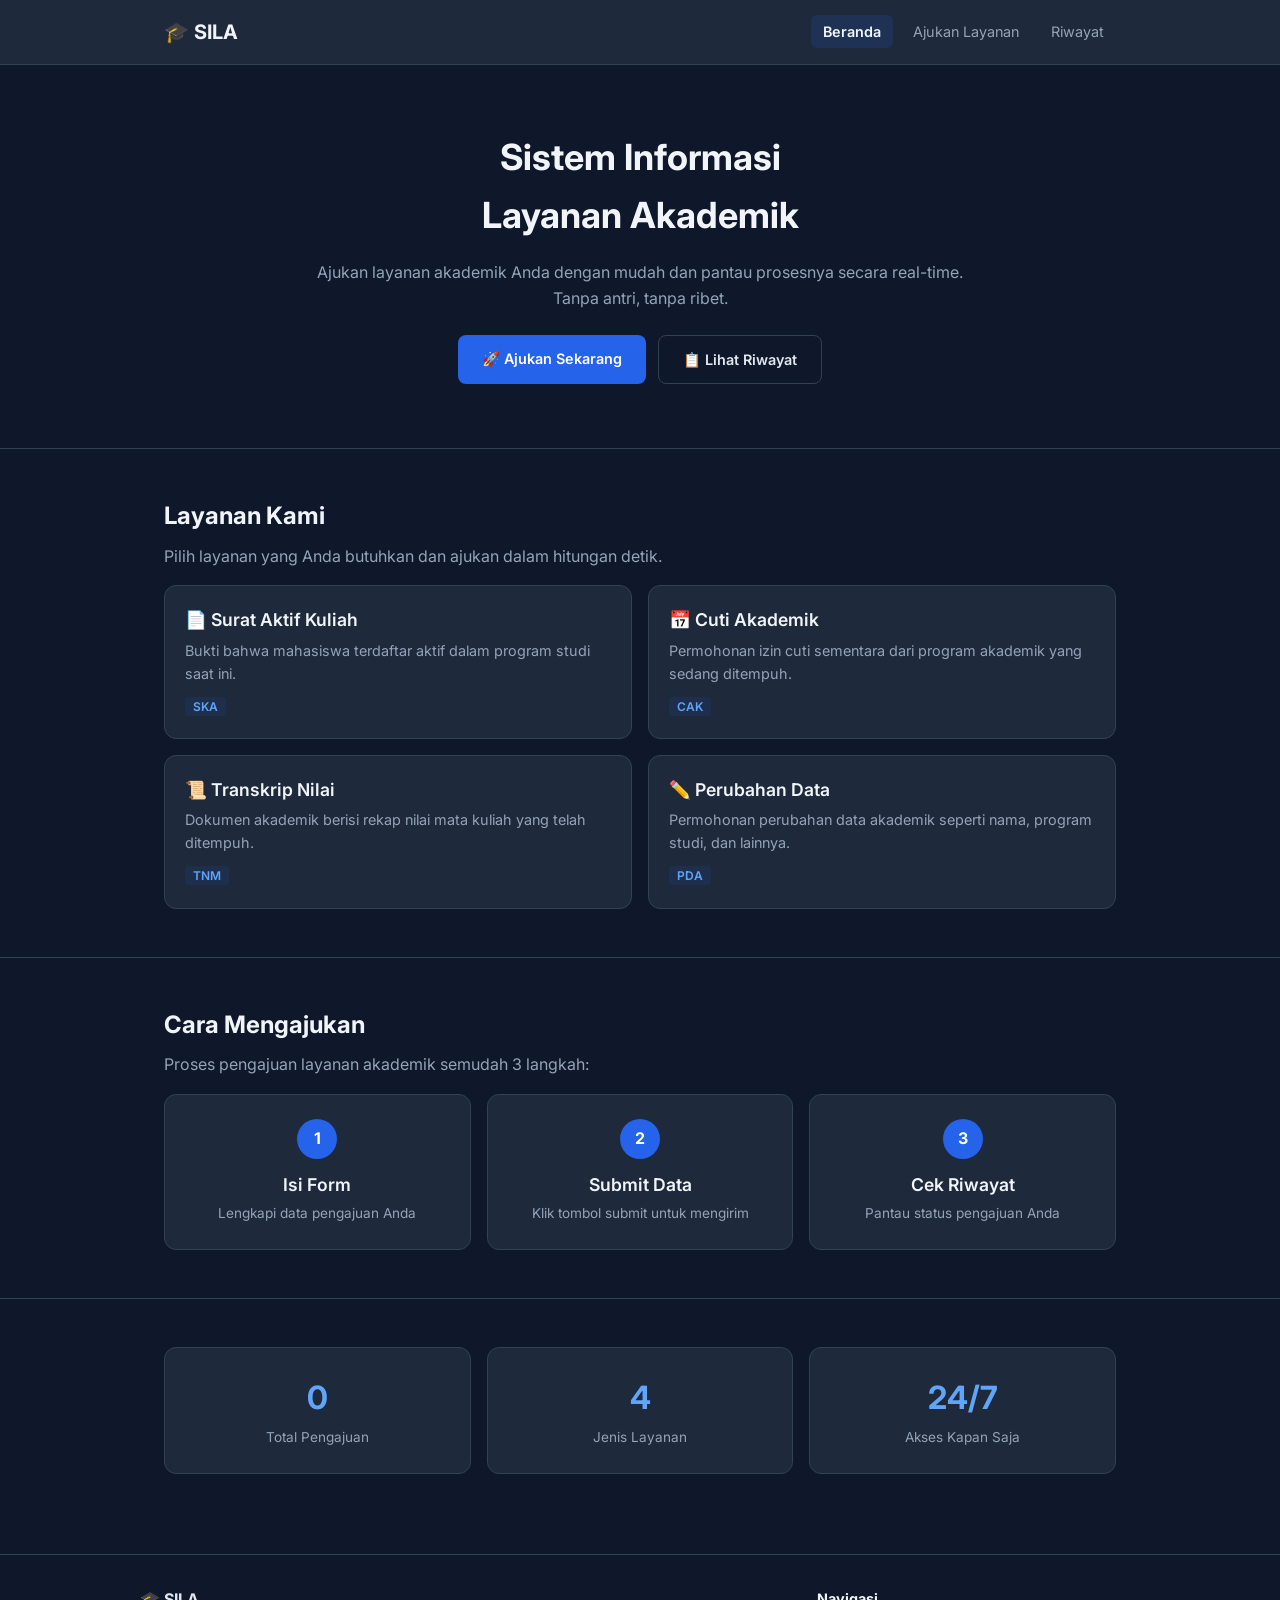
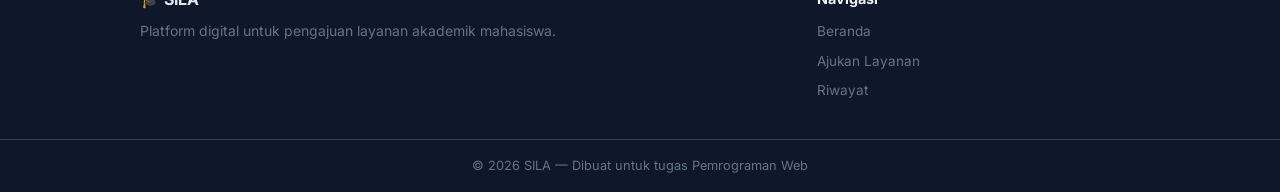
<file: index.html>
<!DOCTYPE html>
    <html lang="id">

    <head>
        <meta charset="UTF-8">
        <meta name="viewport" content="width=device-width, initial-scale=1.0">
        <title>SILA — Sistem Informasi Layanan Akademik</title>
        <link rel="preconnect" href="https://fonts.googleapis.com">
        <link rel="preconnect" href="https://fonts.gstatic.com" crossorigin>
        <link href="https://fonts.googleapis.com/css2?family=Inter:wght@400;600;700&display=swap" rel="stylesheet">
        <link rel="stylesheet" href="css/style.css">
    </head>

    <body>

        <!-- HEADER & NAVIGASI -->
        <header class="navbar">
            <div class="container navbar-inner">
                <a href="index.html" class="logo">🎓 SILA</a>
                <input type="checkbox" id="navToggle" class="nav-toggle">
                <label for="navToggle" class="hamburger">
                    <span></span>
                    <span></span>
                    <span></span>
                </label>
                <nav>
                    <ul class="nav-menu">
                        <li><a href="index.html" class="active">Beranda</a></li>
                        <li><a href="layanan.html">Ajukan Layanan</a></li>
                        <li><a href="riwayat.html">Riwayat</a></li>
                    </ul>
                </nav>
            </div>
        </header>

        <main>

            <!-- Hero -->
            <section class="hero">
                <div class="container">
                    <h1>Sistem Informasi<br>Layanan Akademik</h1>
                    <p>Ajukan layanan akademik Anda dengan mudah dan pantau prosesnya secara real-time.<br>Tanpa antri,
                        tanpa ribet.</p>
                    <div class="hero-buttons">
                        <a href="layanan.html" class="btn btn-primary">🚀 Ajukan Sekarang</a>
                        <a href="riwayat.html" class="btn btn-outline">📋 Lihat Riwayat</a>
                    </div>
                </div>
            </section>

            <!-- Daftar Layanan -->
            <section class="section">
                <div class="container">
                    <h2>Layanan Kami</h2>
                    <p class="section-desc">Pilih layanan yang Anda butuhkan dan ajukan dalam hitungan detik.</p>
                    <div class="cards-grid">
                        <article class="card">
                            <h3>📄 Surat Aktif Kuliah</h3>
                            <p>Bukti bahwa mahasiswa terdaftar aktif dalam program studi saat ini.</p>
                            <span class="card-code">SKA</span>
                        </article>
                        <article class="card">
                            <h3>📅 Cuti Akademik</h3>
                            <p>Permohonan izin cuti sementara dari program akademik yang sedang ditempuh.</p>
                            <span class="card-code">CAK</span>
                        </article>
                        <article class="card">
                            <h3>📜 Transkrip Nilai</h3>
                            <p>Dokumen akademik berisi rekap nilai mata kuliah yang telah ditempuh.</p>
                            <span class="card-code">TNM</span>
                        </article>
                        <article class="card">
                            <h3>✏️ Perubahan Data</h3>
                            <p>Permohonan perubahan data akademik seperti nama, program studi, dan lainnya.</p>
                            <span class="card-code">PDA</span>
                        </article>
                    </div>
                </div>
            </section>

            <!-- Cara Mengajukan -->
            <section class="section">
                <div class="container">
                    <h2>Cara Mengajukan</h2>
                    <p class="section-desc">Proses pengajuan layanan akademik semudah 3 langkah:</p>
                    <div class="steps-grid">
                        <div class="step">
                            <div class="step-number">1</div>
                            <h3>Isi Form</h3>
                            <p>Lengkapi data pengajuan Anda</p>
                        </div>
                        <div class="step">
                            <div class="step-number">2</div>
                            <h3>Submit Data</h3>
                            <p>Klik tombol submit untuk mengirim</p>
                        </div>
                        <div class="step">
                            <div class="step-number">3</div>
                            <h3>Cek Riwayat</h3>
                            <p>Pantau status pengajuan Anda</p>
                        </div>
                    </div>
                </div>
            </section>

            <!-- Statistik -->
            <section class="section">
                <div class="container">
                    <div class="stats-grid">
                        <div class="stat">
                            <div class="stat-number">0</div>
                            <div class="stat-label">Total Pengajuan</div>
                        </div>
                        <div class="stat">
                            <div class="stat-number">4</div>
                            <div class="stat-label">Jenis Layanan</div>
                        </div>
                        <div class="stat">
                            <div class="stat-number">24/7</div>
                            <div class="stat-label">Akses Kapan Saja</div>
                        </div>
                    </div>
                </div>
            </section>

        </main>

        <!-- FOOTER -->
        <footer class="footer">
            <div class="container footer-inner">
                <div>
                    <strong>🎓 SILA</strong>
                    <p>Platform digital untuk pengajuan layanan akademik mahasiswa.</p>
                </div>
                <div class="footer-nav">
                    <h4>Navigasi</h4>
                    <ul>
                        <li><a href="index.html">Beranda</a></li>
                        <li><a href="layanan.html">Ajukan Layanan</a></li>
                        <li><a href="riwayat.html">Riwayat</a></li>
                    </ul>
                </div>
            </div>
            <div class="footer-bottom">
                <div class="container">
                    <p>&copy; 2026 SILA — Dibuat untuk tugas Pemrograman Web</p>
                </div>
            </div>
        </footer>

    </body>

    </html>
</file>
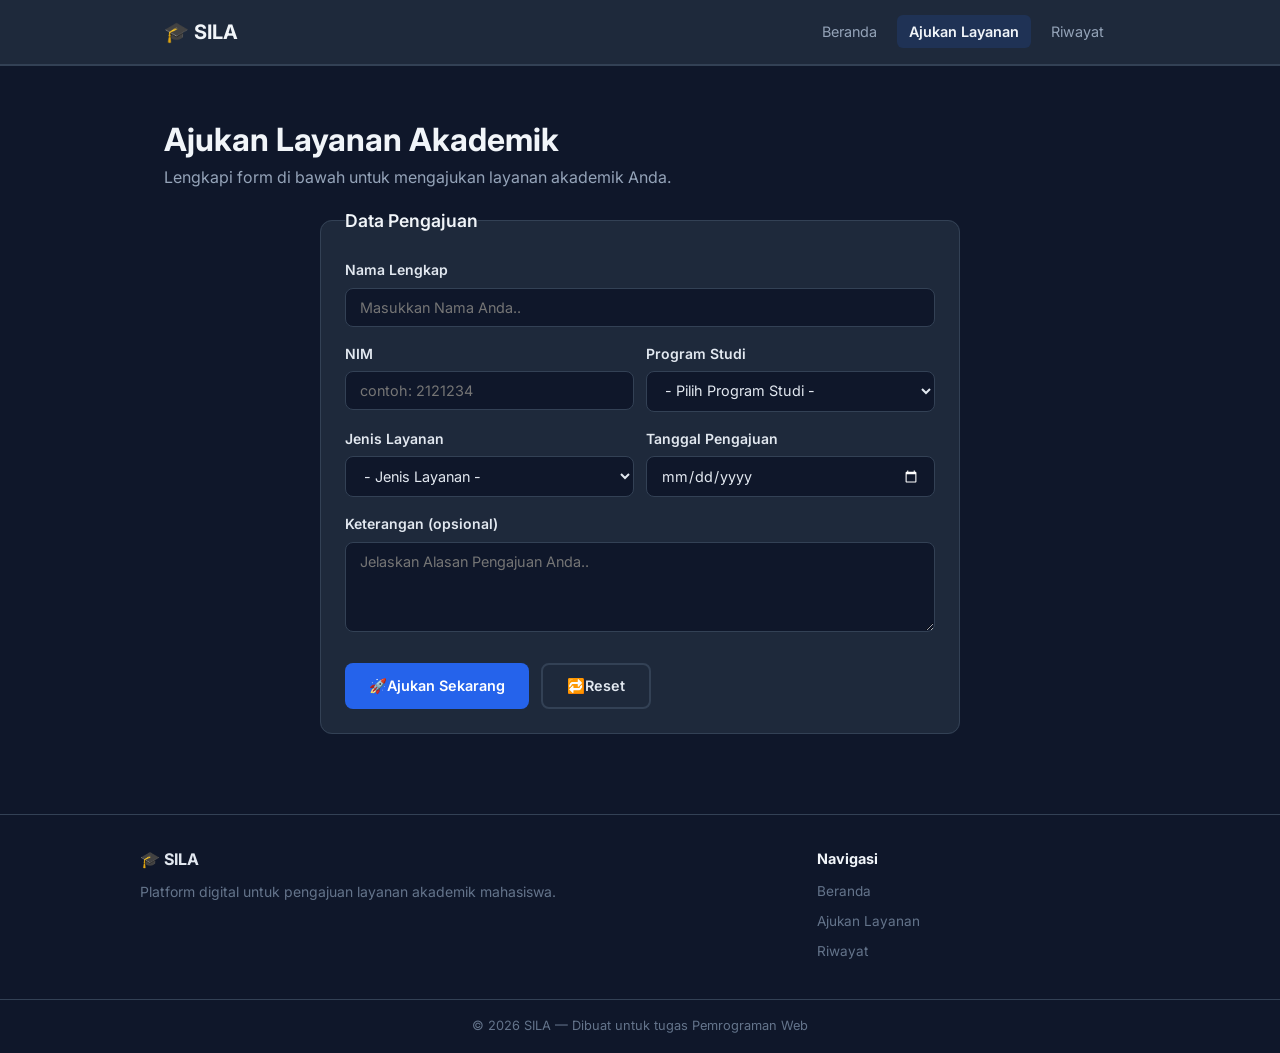
<file: layanan.html>
<!DOCTYPE html>
<html lang="id">

<head>
    <meta charset="UTF-8">
    <meta name="viewport" content="width=device-width, initial-scale=1.0">
    <title>Ajukan Layanan — SILA</title>
    <link rel="preconnect" href="https://fonts.googleapis.com">
    <link rel="preconnect" href="https://fonts.gstatic.com" crossorigin>
    <link href="https://fonts.googleapis.com/css2?family=Inter:wght@400;600;700&display=swap" rel="stylesheet">
    <link rel="stylesheet" href="css/style.css">
</head>

<body>

    <!-- HEADER & NAVIGASI -->
    <header class="navbar">
        <div class="container navbar-inner">
            <a href="index.html" class="logo">🎓 SILA</a>
            <input type="checkbox" id="navToggle" class="nav-toggle">
            <label for="navToggle" class="hamburger">
                <span></span>
                <span></span>
                <span></span>
            </label>
            <nav>
                <ul class="nav-menu">
                    <li><a href="index.html">Beranda</a></li>
                    <li><a href="layanan.html" class="active">Ajukan Layanan</a></li>
                    <li><a href="riwayat.html">Riwayat</a></li>
                </ul>
            </nav>
        </div>
    </header>

    <main>
        <section class="section">
            <div class="container">
                <h1>Ajukan Layanan Akademik</h1>
                <p class="section-desc">Lengkapi form di bawah untuk mengajukan layanan akademik Anda.</p>

                <!-- Form pengajuan layanan (M10) -->
                 <form action="#" method="post" target="_self" class="form-card">
                    <fieldset>
                        <legend>Data Pengajuan</legend>
                        <!-- Field: Nama, Nim, Prodi, Layanan, Tanggal, Keterangan, Button -->

                        <!-- Nama -->
                         <div class="form-group">
                            <label for="namalengkap">Nama Lengkap</label>
                            <input type="text" id="namalengkap" name="namalengkap" placeholder="Masukkan Nama Anda.." required> 
                         </div>

                        <!-- Nim & Prodi -->
                         <div class="form-row">

                            <!-- NIM -->
                             <div class="form-group">
                                <label for="nim">NIM</label>
                                <input  type="text" id="nim" name="nim" placeholder="contoh: 2121234" required>
                             </div>

                             <!-- Prodi -->
                              <div class="form-group">
                                <label for="prodi">Program Studi</label>
                                <select id="prodi" name="prodi" required>
                                    <option value="">- Pilih Program Studi -</option>
                                    <option value="Sistem Informasi">Sistem Informasi</option>
                                    <option value="Teknik Informatika">Teknik Informatika</option>
                                    <option value="Manajemen">Manajemen</option>
                                    <option value="Akuntansi">Akuntansi</option>
                                </select>
                              </div>
                         </div>

                         <!-- Layanan dan Tanggal -->
                          <div class="form-row">

                            <!-- Layanan -->
                             <div class="form-group">
                                <label for="layanan">Jenis Layanan</label>
                                <select id="layanan" name="layanan" required>
                                    <option value="" >- Jenis Layanan -</option>
                                    <option value="SKA">SKA - Surat Aktif Kuliah</option>
                                    <option value="CAK">CAK - Cuti Akademik</option>
                                    <option value="TNM">TNM - Transkip Akademik</option>
                                    <option value="PDA">PDA - Perubahan Data</option>
                                </select>
                             </div>

                             <!-- Tanggal -->
                              <div class="form-group">
                                <label for="tanggal">Tanggal Pengajuan</label>
                                <input type="date" id="tanggal" name="tanggal" required>
                              </div>
                          </div>

                          <!-- Keterangan -->
                           <div class="form-group">
                            <label>Keterangan (opsional)</label>
                            <textarea id="Keterangan" name="Keterangan" rows="4" placeholder="Jelaskan Alasan Pengajuan Anda.."></textarea>
                           </div>

                           <!-- Tombol Kirim -->
                            <div class="form-actions">
                                <input type="submit" name="submit" value="🚀Ajukan Sekarang" class="btn btn-primary">
                                <button type="reset" name="reset" class="btn btn-outline">🔁Reset</button>
                            </div>



                    </fieldset>
                 </form>
                <!-- Akhir form -->
            </div>
        </section>
    </main>

    <!-- FOOTER -->
    <footer class="footer">
        <div class="container footer-inner">
            <div>
                <strong>🎓 SILA</strong>
                <p>Platform digital untuk pengajuan layanan akademik mahasiswa.</p>
            </div>
            <div class="footer-nav">
                <h4>Navigasi</h4>
                <ul>
                    <li><a href="index.html">Beranda</a></li>
                    <li><a href="layanan.html">Ajukan Layanan</a></li>
                    <li><a href="riwayat.html">Riwayat</a></li>
                </ul>
            </div>
        </div>
        <div class="footer-bottom">
            <div class="container">
                <p>&copy; 2026 SILA — Dibuat untuk tugas Pemrograman Web</p>
            </div>
        </div>
    </footer>

</body>

</html>
</file>
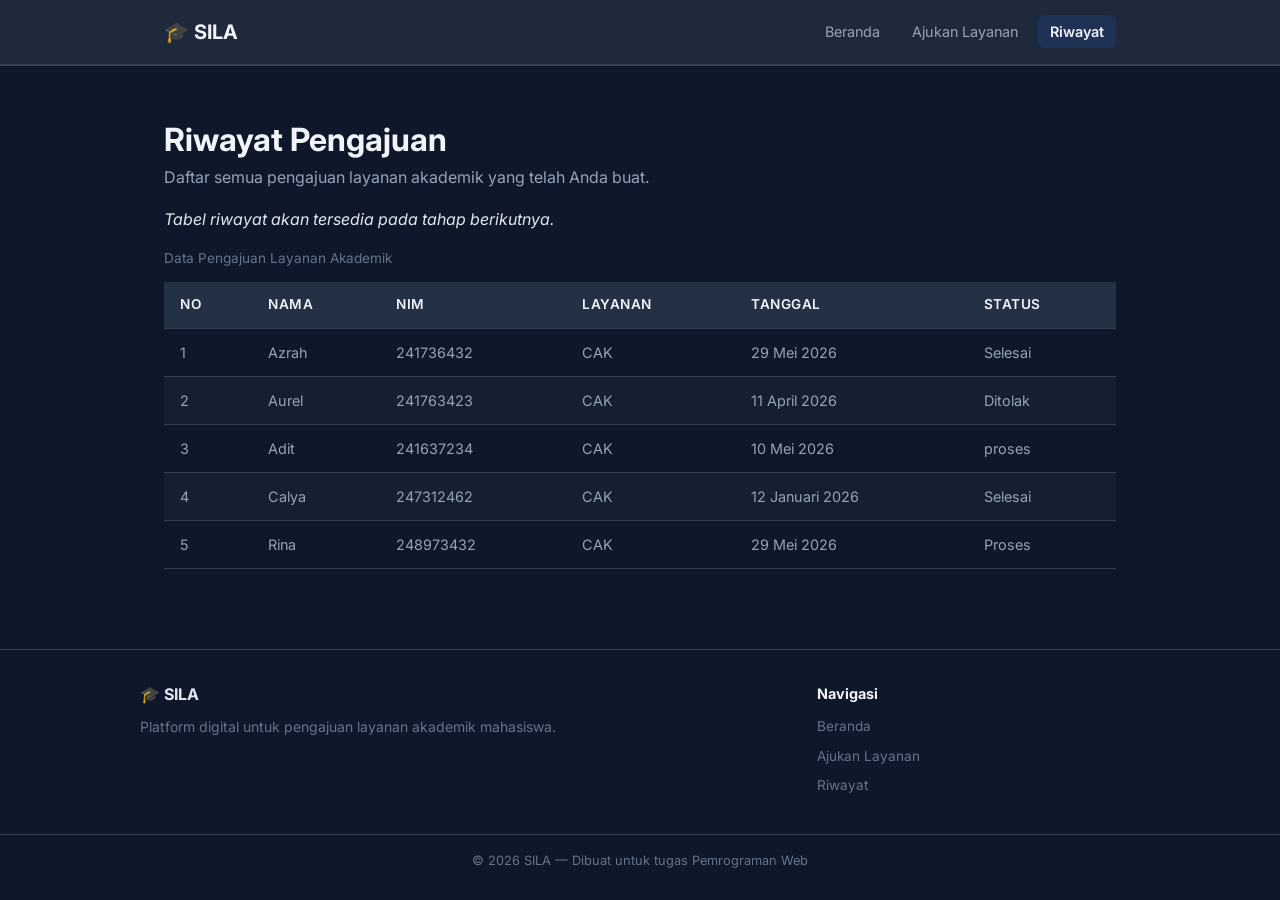
<file: riwayat.html>
<!DOCTYPE html>
<html lang="id">

<head>
    <meta charset="UTF-8">
    <meta name="viewport" content="width=device-width, initial-scale=1.0">
    <title>Riwayat Pengajuan — SILA</title>
    <link rel="preconnect" href="https://fonts.googleapis.com">
    <link rel="preconnect" href="https://fonts.gstatic.com" crossorigin>
    <link href="https://fonts.googleapis.com/css2?family=Inter:wght@400;600;700&display=swap" rel="stylesheet">
    <link rel="stylesheet" href="css/style.css">
</head>

<body>

    <!-- HEADER & NAVIGASI -->
    <header class="navbar">
        <div class="container navbar-inner">
            <a href="index.html" class="logo">🎓 SILA</a>
            <input type="checkbox" id="navToggle" class="nav-toggle">
            <label for="navToggle" class="hamburger">
                <span></span>
                <span></span>
                <span></span>
            </label>
            <nav>
                <ul class="nav-menu">
                    <li><a href="index.html">Beranda</a></li>
                    <li><a href="layanan.html">Ajukan Layanan</a></li>
                    <li><a href="riwayat.html" class="active">Riwayat</a></li>
                </ul>
            </nav>
        </div>
    </header>

    <main>
        <section class="section">
            <div class="container">
                <h1>Riwayat Pengajuan</h1>
                <p class="section-desc">Daftar semua pengajuan layanan akademik yang telah Anda buat.</p>
                <p><em>Tabel riwayat akan tersedia pada tahap berikutnya.</em></p>

                <!-- TABLE -->
                 <table class="data-table">
                    <caption>Data Pengajuan Layanan Akademik</caption>
                    <!-- Tittle -->
                     <!-- No | Nama | NIM | Layanan | Tanggal | Status -->
                     <thead>
                        <tr>
                            <th>No</th>
                            <th>Nama</th>
                            <th>NIM</th>
                            <th>Layanan</th>
                            <th>Tanggal</th>
                            <th>Status</th>
                        </tr>
                     </thead>

                     <!-- Isi Data -->
                      <tbody>
                        <tr>
                            <td>1</td>
                            <td>Azrah</td>
                            <td>241736432</td>
                            <td>CAK</td>
                            <td>29 Mei 2026</td>
                            <td>Selesai</td>
                        </tr>

                        <tr>
                            <td>2</td>
                            <td>Aurel</td>
                            <td>241763423</td>
                            <td>CAK</td>
                            <td>11 April 2026</td>
                            <td>Ditolak</td>
                        </tr>

                        <tr>
                            <td>3</td>
                            <td>Adit</td>
                            <td>241637234</td>
                            <td>CAK</td>
                            <td>10 Mei 2026</td>
                            <td>proses</td>
                        </tr>

                        <tr>
                            <td>4</td>
                            <td>Calya</td>
                            <td>247312462</td>
                            <td>CAK</td>
                            <td>12 Januari 2026</td>
                            <td>Selesai</td>
                        </tr>

                        <tr>
                            <td>5</td>
                            <td>Rina</td>
                            <td>248973432</td>
                            <td>CAK</td>
                            <td>29 Mei 2026</td>
                            <td>Proses</td>
                        </tr>
                      </tbody>
                 </table>
            </div>
        </section>
    </main>

    <!-- FOOTER -->
    <footer class="footer">
        <div class="container footer-inner">
            <div>
                <strong>🎓 SILA</strong>
                <p>Platform digital untuk pengajuan layanan akademik mahasiswa.</p>
            </div>
            <div class="footer-nav">
                <h4>Navigasi</h4>
                <ul>
                    <li><a href="index.html">Beranda</a></li>
                    <li><a href="layanan.html">Ajukan Layanan</a></li>
                    <li><a href="riwayat.html">Riwayat</a></li>
                </ul>
            </div>
        </div>
        <div class="footer-bottom">
            <div class="container">
                <p>&copy; 2026 SILA — Dibuat untuk tugas Pemrograman Web</p>
            </div>
        </div>
    </footer>

</body>

</html>
</file>
<file: css/style.css>
/* ================================
   CSS DASAR — SILA
   ================================ */

* {
    margin: 0;
    padding: 0;
    box-sizing: border-box;
}

body {
    background-color: #0f172a;
    color: #e2e8f0;
}

h1,
h2,
h3 {
    color: #f1f5f9;
}

a {
    color: #60a5fa;
    text-decoration: none;
}

a:hover {
    color: #93c5fd;
}

hr {
    border: none;
    border-top: 1px solid #334155;
}


/* ================================
   CSS LANJUTAN — SILA
   ================================ */

body {
    font-family: 'Inter', sans-serif;
    font-size: 16px;
    line-height: 1.6;
}

h1 {
    font-size: 2rem;
    font-weight: 700;
}

h2 {
    font-size: 1.5rem;
    font-weight: 700;
    margin-bottom: 8px;
}

h3 {
    font-size: 1.1rem;
    font-weight: 600;
    margin-bottom: 4px;
}

.section-desc {
    color: #94a3b8;
    margin-bottom: 16px;
}


/* ================================
   PAGE LAYOUT — SILA
   ================================ */

.container {
    max-width: 1000px;
    margin: 0 auto;
    padding: 0 24px;
}

.navbar {
    background-color: #1e293b;
    border-bottom: 1px solid #334155;
    padding: 16px 0;
}

.navbar-inner {
    display: flex;
    justify-content: space-between;
    align-items: center;
}

.logo {
    font-size: 1.25rem;
    font-weight: 700;
    color: #f1f5f9;
}

.hero {
    padding: 64px 0;
    text-align: center;
}

.hero h1 {
    font-size: 2.25rem;
    margin-bottom: 16px;
}

.hero p {
    color: #94a3b8;
    margin-bottom: 24px;
}

.hero-buttons {
    display: flex;
    justify-content: center;
    gap: 12px;
}

.btn {
    display: inline-block;
    padding: 12px 24px;
    border-radius: 8px;
    font-size: 0.9rem;
    font-weight: 600;
    transition: background-color 0.3s, color 0.3s, transform 0.2s;
}

.btn-primary {
    background-color: #2563eb;
    color: #fff;
}

.btn-primary:hover {
    background-color: #1d4ed8;
    color: #fff;
    transform: translateY(-2px);
}

.btn-outline {
    border: 1px solid #334155;
    color: #e2e8f0;
}

.btn-outline:hover {
    background-color: #1e293b;
    color: #f1f5f9;
    transform: translateY(-2px);
}

.section {
    padding: 48px 0;
    border-top: 1px solid #334155;
}

.cards-grid {
    display: grid;
    grid-template-columns: 1fr 1fr;
    gap: 16px;
    margin-top: 16px;
}

.card {
    background-color: #1e293b;
    border: 1px solid #334155;
    border-radius: 12px;
    padding: 20px;
    transition: border-color 0.3s, transform 0.2s;
}

.card:hover {
    border-color: #475569;
    transform: translateY(-2px);
}

.card p {
    color: #94a3b8;
    font-size: 0.9rem;
    margin-bottom: 8px;
}

.card-code {
    font-size: 0.75rem;
    font-weight: 600;
    color: #60a5fa;
    background-color: rgba(37, 99, 235, 0.1);
    padding: 2px 8px;
    border-radius: 4px;
}

.steps-grid {
    display: flex;
    gap: 16px;
    margin-top: 16px;
}

.step {
    flex: 1;
    text-align: center;
    background-color: #1e293b;
    border: 1px solid #334155;
    border-radius: 12px;
    padding: 24px 16px;
    transition: border-color 0.3s;
}

.step:hover {
    border-color: #475569;
}

.step-number {
    width: 40px;
    height: 40px;
    background-color: #2563eb;
    color: #fff;
    border-radius: 50%;
    display: flex;
    align-items: center;
    justify-content: center;
    font-weight: 700;
    margin: 0 auto 12px;
}

.step p {
    color: #94a3b8;
    font-size: 0.85rem;
}

.stats-grid {
    display: flex;
    gap: 16px;
}

.stat {
    flex: 1;
    text-align: center;
    background-color: #1e293b;
    border: 1px solid #334155;
    border-radius: 12px;
    padding: 24px;
}

.stat-number {
    font-size: 2rem;
    font-weight: 700;
    color: #60a5fa;
}

.stat-label {
    color: #94a3b8;
    font-size: 0.85rem;
    margin-top: 4px;
}

.footer {
    border-top: 1px solid #334155;
    margin-top: 32px;
}

.footer-inner {
    display: grid;
    grid-template-columns: 2fr 1fr;
    gap: 32px;
    padding: 32px 0;
}

.footer-inner p {
    color: #64748b;
    font-size: 0.875rem;
    margin-top: 8px;
}

.footer-inner h4 {
    color: #f1f5f9;
    margin-bottom: 8px;
    font-size: 0.9rem;
}

.footer-bottom {
    border-top: 1px solid #334155;
    padding: 16px 0;
    text-align: center;
}

.footer-bottom p {
    font-size: 0.8rem;
    color: #64748b;
}


/* ================================
   STRUKTUR NAVIGASI & MENU — SILA
   ================================ */

.nav-menu {
    list-style: none;
    display: flex;
    gap: 8px;
}

.nav-menu li a {
    color: #94a3b8;
    font-size: 0.9rem;
    padding: 8px 12px;
    border-radius: 6px;
    transition: color 0.3s, background-color 0.3s;
}

.nav-menu li a:hover {
    color: #f1f5f9;
    background-color: rgba(255, 255, 255, 0.05);
}

.nav-menu li a.active {
    color: #f1f5f9;
    font-weight: 600;
    background-color: rgba(37, 99, 235, 0.15);
}

.footer-nav ul {
    list-style: none;
}

.footer-nav ul li {
    margin-bottom: 4px;
}

.footer-nav ul li a {
    color: #64748b;
    font-size: 0.85rem;
    transition: color 0.3s;
}

.footer-nav ul li a:hover {
    color: #93c5fd;
}




/* ================================
   MEDIA QUERY & RESPONSIF — SILA
   ================================ */

/* --------------------------------
   Animasi CSS (@keyframes)
   Mendefinisikan gerakan bernama 'fadeIn':
   - from: posisi awal (tersembunyi, geser ke bawah)
   - to: posisi akhir (terlihat, posisi normal)
   -------------------------------- */
@keyframes fadeIn {
    from {
        opacity: 0;
        /* transparan penuh */
        transform: translateY(20px);
        /* geser 20px ke bawah */
    }

    to {
        opacity: 1;
        /* terlihat penuh */
        transform: translateY(0);
        /* posisi normal */
    }
}

/* Hero section mendapat animasi fadeIn selama 0.6 detik */
.hero {
    animation: fadeIn 0.6s ease;
}



/* --------------------------------
   Hamburger Menu Animasi
   Saat checkbox dicentang, 3 garis hamburger
   berubah menjadi tanda 'X' (close):
   - Garis ke-1: putar 45° ke bawah
   - Garis ke-2: hilang (opacity 0)
   - Garis ke-3: putar -45° ke atas
   -------------------------------- */

.nav-toggle {
    display: none;
    /* checkbox tersembunyi */
}

.hamburger {
    display: none;
    flex-direction: column;
    gap: 5px;
    cursor: pointer;
    padding: 4px;
}

.hamburger span {
    display: block;
    width: 24px;
    height: 3px;
    background-color: #f1f5f9;
    border-radius: 2px;
    transition: transform 0.3s, opacity 0.3s;
    /* animasi garis */
}

/* Garis-1: miring ke kanan membentuk '/' */
.nav-toggle:checked~label .hamburger span:nth-child(1) {
    transform: translateY(8px) rotate(45deg);
}

/* Garis-2: menghilang */
.nav-toggle:checked~label .hamburger span:nth-child(2) {
    opacity: 0;
}

/* Garis-3: miring ke kiri membentuk '\' */
.nav-toggle:checked~label .hamburger span:nth-child(3) {
    transform: translateY(-8px) rotate(-45deg);
}

/* --------------------------------
   Responsive: Tablet & Mobile (<= 768px)
   Semua grid/flex berubah ke 1 kolom/baris
   agar konten tidak terlalu sempit di layar kecil.
   -------------------------------- */
   
/* Tablet & Mobile */
@media (max-width: 768px) {
    .navbar-inner {
        flex-wrap: wrap;
    }

    .hamburger {
        display: flex;
        /* tampilkan hamburger */
    }

    nav {
        width: 100%;
        order: 3;
    }

    .nav-menu {
        display: none;
        flex-direction: column;
        gap: 0;
        width: 100%;
        padding: 8px 0;
        border-top: 1px solid #334155;
        margin-top: 12px;
    }

    .nav-menu li a {
        display: block;
        padding: 10px 0;
        border-radius: 0;
    }

    .nav-toggle:checked~nav .nav-menu {
        display: flex;
    }

    /* SAMBUNG DARI SINI */
    /* ================== */

    .nav-menu {
        gap: 4px;
    }

    /* Judul hero lebih kecil di mobile */
    .hero h1 {
        font-size: 1.5rem;
    }

    /* Tombol berubah jadi vertikal (kolom) */
    .hero-buttons {
        flex-direction: column;
        align-items: center;
    }

    /* Cards: dari 2 kolom → 1 kolom */
    .cards-grid {
        grid-template-columns: 1fr;
    }

    /* Steps & stats berubah ke arah vertikal */
    .steps-grid {
        flex-direction: column;
    }

    .stats-grid {
        flex-direction: column;
    }

    /* Footer: dari 2 kolom → 1 kolom */
    .footer-inner {
        grid-template-columns: 1fr;
        gap: 24px;
    }
}

/* --------------------------------
   Responsive: Layar Sangat Kecil (<= 480px)
   Untuk smartphone kecil:
   - Judul lebih kecil lagi
   - Tombol lebar penuh (100%)
   -------------------------------- */
/* Small Mobile */
@media (max-width: 480px) {
    .hero h1 {
        font-size: 1.25rem;
    }

    /* Tombol mengisi penuh lebar layar */
    .btn {
        width: 100%;
        text-align: center;
    }
}

/* M10 - FORMS */
.form-card{
    max-width: 640px;
    /* lebar mksimum */
    margin: 0 auto;
    /* tengah halaman */
}

fieldset{
    border: 1px solid #334155;
    border-radius: 12px;
    padding: 24px;
    background-color: #1e293b;
}

legend{
    font-weight: 600;
    font-size: 1.1rem;
    color: #f1f5f9;
    padding: 0.10px;
}

.form-group{
    margin-bottom: 16px;
    /* jarak untuk selanjutnya */
}

.form-group label{
    display: block;
    /* jadi full 1 baris */
    font-size: 0.875rem;
    font-weight: 600;
    color: #e2e8f0;
    margin-bottom: 6px;
}

/* input, select, text area */
.form-group input,
.form-group select,
.form-group textarea{
    width: 100%;
    /* lebar memenuhi kontainer */
    padding: 10px 14px;
    border: 1px solid #334155;
    background-color: #0f172a;
    color: #e2e8f0;
    border-radius: 8px;
    font-size: 0.9rem;
    outline: none;
    transition: border-color 0.3s;
    font-family: inherit;
}

input[type="date"]{
    color-scheme: dark;
}

.form-row{
    display: grid;
    grid-template-columns: 1fr 1fr;
    gap: 12px;
}

.form-group input:focus, 
.form-group select:focus, 
.form-group textarea:focus { 
    border-color: #1d4ed8; 
} 

.form-group textarea{
    resize: vertical;
    min-height: 80px;
    /* hanya boleh ubah tingginya */
}

/* Tombol */
.form-actions{
    display: flex;
    gap: 12px;
    margin-top: 24px;
}

.form-actions .btn{
    cursor: pointer;
    border: none;
    font-family: inherit;
}

.form-actions .btn-outline{
    border: 2px solid #334155;
    background: none;
}

/* TABLES */
/* ======= */
.data-table{
    width: 100%;
    border-collapse: collapse;
    /* Menjadikan batas dempet dengan sekitarnya */
    margin-top: 16px;
    min-width: 600px;
    /* lebar batas mutlak */
}

.data-table caption{
    text-align: left;
    font-size: 0.85rem;
    color: #64748b;
    margin-bottom: 12px;
}

/* th td */
.data-table th,
.data-table td{
    border-bottom: 1px solid #334155;
    padding: 12px 16px;
    text-align: left;
}

.data-table th{
    background-color: #243044;
    color: #f1f5f9;
    font-size: 0.85rem;
    font-weight: 600;
    letter-spacing: 0.5px;
    text-transform: uppercase;
    /* Mengubah judul jadi huruf besar */
}

.data-table td{
    color: #94a3b8;
    font-size: 0.9rem;
}

/* zebra-stripe */
.data-table tbody tr:nth-child(even){
    background-color: rgba(30, 41, 59, 0.5);
}

/* Hover */
.data-table tbody tr:hover{
    background-color: rgba(64, 149, 170, 0.5);
}

/* responsive */
@media (max-width: 768px){
    .data-table{
        font-size: 0.8rem;
    }

    .data-table th,
    .data-table tr{
        padding: 8px 10px;
    }
}
</file>
